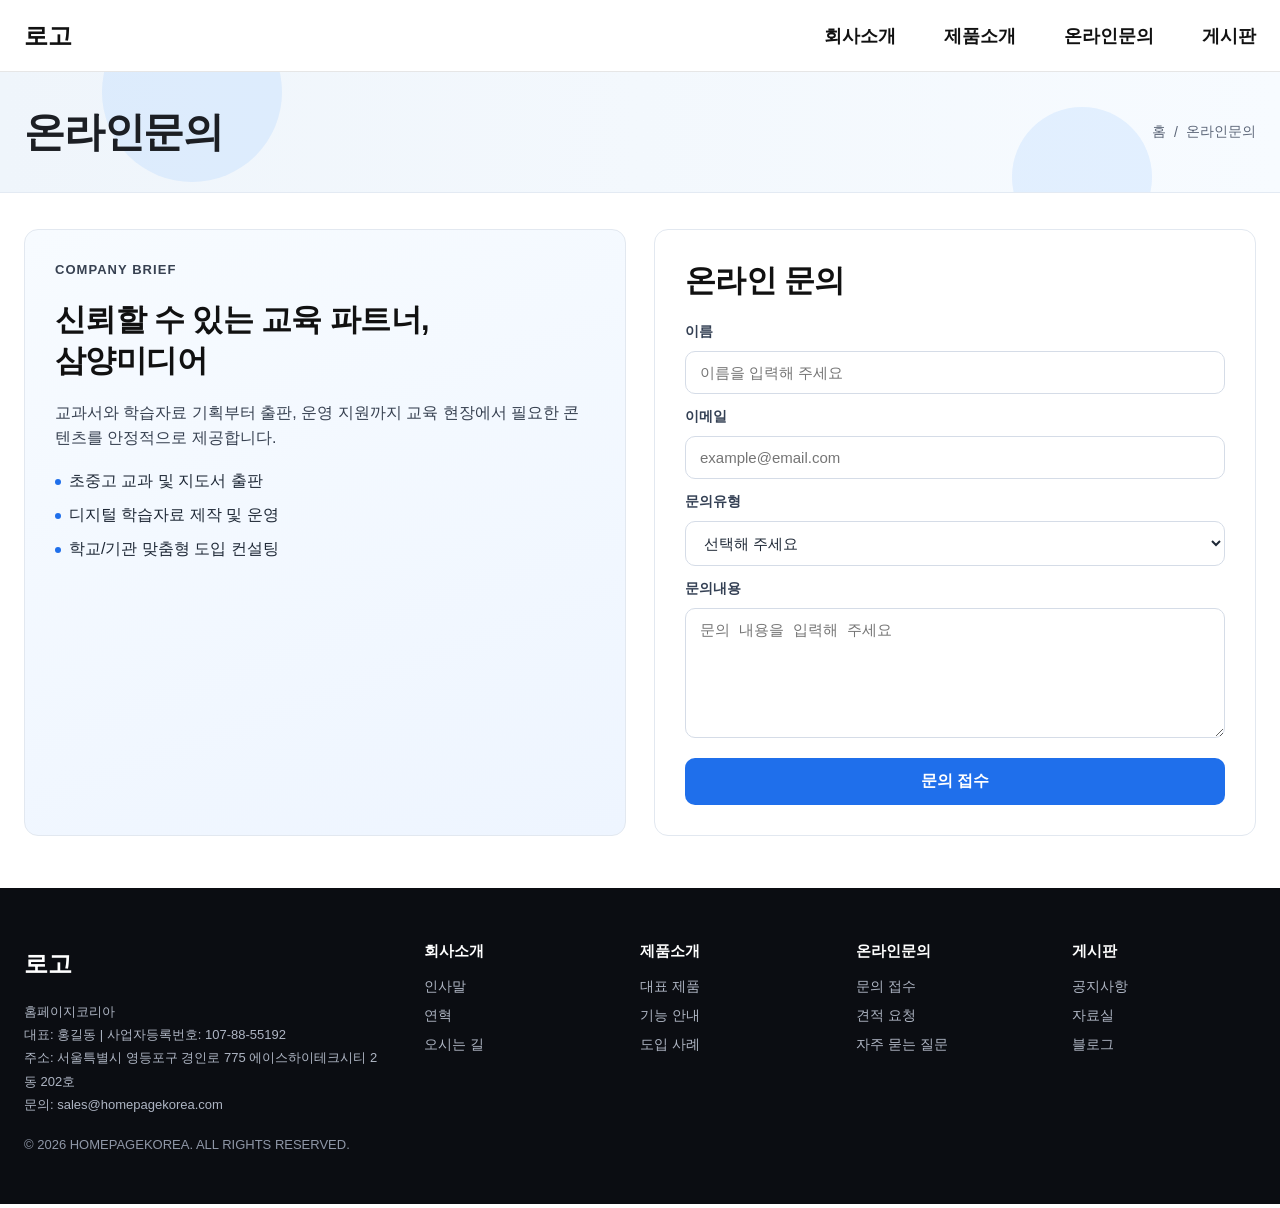
<file: sub03.html>
<!DOCTYPE html>
<html lang="ko">
<head>
    <meta charset="UTF-8">
    <meta name="viewport" content="width=device-width, initial-scale=1.0">
    <title>온라인문의</title>
    <link rel="stylesheet" href="https://cdn.jsdelivr.net/npm/swiper@10/swiper-bundle.min.css">
    <link rel="stylesheet" href="css/style.css">
</head>
<body>
    <header class="top-header">
        <div class="top-header__inner">
            <a class="logo" href="index.html">로고</a>
            <nav aria-label="메인 메뉴">
                <ul class="main-menu">
                    <li><a href="sub01.html">회사소개</a></li>
                    <li><a href="sub02.html">제품소개</a></li>
                    <li><a href="sub03.html">온라인문의</a></li>
                    <li><a href="sub04.html">게시판</a></li>
                </ul>
            </nav>
            <button class="hamburger-btn" id="hamburgerBtn" type="button" aria-label="모바일 메뉴 열기">
                <span></span>
                <span></span>
                <span></span>
            </button>
        </div>
    </header>

    <div class="drawer-overlay" id="drawerOverlay"></div>
    <aside class="mobile-drawer" id="mobileDrawer" aria-hidden="true">
        <div class="drawer-header">
            <button class="drawer-close-btn" id="drawerCloseBtn" type="button" aria-label="모바일 메뉴 닫기">&times;</button>
        </div>
        <nav aria-label="모바일 메뉴">
            <ul class="drawer-menu">
                <li><a href="sub01.html">회사소개</a></li>
                <li><a href="sub02.html">제품소개</a></li>
                <li><a href="sub03.html">온라인문의</a></li>
                <li><a href="sub04.html">게시판</a></li>
            </ul>
        </nav>
    </aside>

    <div class="subVisual" aria-label="서브 비주얼">
        <div class="subVisual__inner">
            <h1 class="subVisual__title">온라인문의</h1>
            <div class="subVisual__path" aria-label="현재 위치">
                <a href="index.html">홈</a>
                <span aria-hidden="true">/</span>
                <span>온라인문의</span>
            </div>
        </div>
    </div>

    <main class="main-content">
        <section class="content-section inquiry-layout">
            <article class="inquiry-company">
                <p class="inquiry-company__eyebrow">Company Brief</p>
                <h2>신뢰할 수 있는 교육 파트너,<br>삼양미디어</h2>
                <p>교과서와 학습자료 기획부터 출판, 운영 지원까지 교육 현장에서 필요한 콘텐츠를 안정적으로 제공합니다.</p>
                <ul class="inquiry-company__list">
                    <li>초중고 교과 및 지도서 출판</li>
                    <li>디지털 학습자료 제작 및 운영</li>
                    <li>학교/기관 맞춤형 도입 컨설팅</li>
                </ul>
            </article>

            <article class="inquiry-form-wrap">
                <h2>온라인 문의</h2>
                <form class="inquiry-form" action="#" method="post">
                    <label for="inquiryName">이름</label>
                    <input id="inquiryName" name="name" type="text" placeholder="이름을 입력해 주세요">

                    <label for="inquiryEmail">이메일</label>
                    <input id="inquiryEmail" name="email" type="email" placeholder="example@email.com">

                    <label for="inquiryType">문의유형</label>
                    <select id="inquiryType" name="type">
                        <option value="">선택해 주세요</option>
                        <option value="product">제품 문의</option>
                        <option value="estimate">견적 문의</option>
                        <option value="etc">기타 문의</option>
                    </select>

                    <label for="inquiryMessage">문의내용</label>
                    <textarea id="inquiryMessage" name="message" rows="6" placeholder="문의 내용을 입력해 주세요"></textarea>

                    <button type="submit">문의 접수</button>
                </form>
            </article>
        </section>
    </main>

    <footer class="site-footer">
        <div class="site-footer__inner">
            <section class="footer-company">
                <a class="footer-logo" href="#">로고</a>
                <p>홈페이지코리아</p>
                <p>대표: 홍길동 | 사업자등록번호: 107-88-55192</p>
                <p>주소: 서울특별시 영등포구 경인로 775 에이스하이테크시티 2동 202호</p>
                <p>문의: sales@homepagekorea.com</p>
                <p class="footer-copy">© 2026 HOMEPAGEKOREA. ALL RIGHTS RESERVED.</p>
            </section>

            <nav class="footer-nav" aria-label="푸터 메뉴">
                <div class="footer-column">
                    <h3>회사소개</h3>
                    <ul>
                        <li><a href="#">인사말</a></li>
                        <li><a href="#">연혁</a></li>
                        <li><a href="#">오시는 길</a></li>
                    </ul>
                </div>
                <div class="footer-column">
                    <h3>제품소개</h3>
                    <ul>
                        <li><a href="#">대표 제품</a></li>
                        <li><a href="#">기능 안내</a></li>
                        <li><a href="#">도입 사례</a></li>
                    </ul>
                </div>
                <div class="footer-column">
                    <h3>온라인문의</h3>
                    <ul>
                        <li><a href="#">문의 접수</a></li>
                        <li><a href="#">견적 요청</a></li>
                        <li><a href="#">자주 묻는 질문</a></li>
                    </ul>
                </div>
                <div class="footer-column">
                    <h3>게시판</h3>
                    <ul>
                        <li><a href="#">공지사항</a></li>
                        <li><a href="#">자료실</a></li>
                        <li><a href="#">블로그</a></li>
                    </ul>
                </div>
            </nav>
        </div>
    </footer>
    <script src="https://cdn.jsdelivr.net/npm/swiper@10/swiper-bundle.min.js"></script>
    <script src="js/script.js"></script>
</body>
</html>
</file>
<file: css/style.css>
* {
    margin: 0;
    padding: 0;
    box-sizing: border-box;
}

body {
    font-family: Arial, sans-serif;
    color: #111;
}

.visual .swiper {
    width: 100%;
    height: calc(100vh - 72px);
}

.swiper-slide {
    position: relative;
    display: flex;
    align-items: center;
    justify-content: center;
    background-position: center;
    background-size: cover;
    background-repeat: no-repeat;
}

.swiper-slide::before {
    content: "";
    position: absolute;
    inset: 0;
    background: rgba(0, 0, 0, 0.35);
}

.slide-caption {
    position: relative;
    text-align: center;
}

.slide-caption p {
    color: rgba(255, 255, 255, 0.86);
    font-size: clamp(12px, 1.2vw, 16px);
    font-weight: 600;
    letter-spacing: 0.2em;
    margin-bottom: 14px;
}

.slide-caption h2 {
    color: #fff;
    font-size: clamp(28px, 4vw, 52px);
    font-weight: 700;
    letter-spacing: -0.03em;
}

.slide-caption p,
.slide-caption h2 {
    opacity: 0;
    transform: translateY(28px);
    transition: opacity 0.65s ease, transform 0.65s ease;
}

.swiper-slide-active .slide-caption p {
    opacity: 1;
    transform: translateY(0);
    transition-delay: 0.15s;
}

.swiper-slide-active .slide-caption h2 {
    opacity: 1;
    transform: translateY(0);
    transition-delay: 0.28s;
}

.slide-bg-01 {
    background-image: url("../img/bg01_01.png");
}

.slide-bg-02 {
    background-image: url("../img/bg01_02.png");
}

.slide-bg-03 {
    background-image: url("../img/bg01_03.png");
}

.swiper-button-prev,
.swiper-button-next,
.swiper-pagination-bullet {
    color: #fff;
}

.top-header {
    height: 72px;
    border-bottom: 1px solid #e6e6e6;
    background: #fff;
    position: sticky;
    top: 0;
    z-index: 100;
}

.top-header__inner {
    max-width: 1280px;
    height: 100%;
    margin: 0 auto;
    padding: 0 24px;
    display: flex;
    align-items: center;
    justify-content: space-between;
}

.logo {
    font-size: 24px;
    font-weight: 800;
    text-decoration: none;
    color: #111;
}

.main-menu {
    list-style: none;
    display: flex;
    align-items: center;
    gap: 48px;
}

.main-menu a {
    text-decoration: none;
    color: #111;
    font-size: 18px;
    font-weight: 600;
}

.main-menu a:hover {
    opacity: 0.7;
}

.hamburger-btn {
    display: none;
    width: 32px;
    height: 24px;
    border: 0;
    background: transparent;
    cursor: pointer;
    position: relative;
}

.hamburger-btn span {
    position: absolute;
    left: 0;
    width: 100%;
    height: 3px;
    border-radius: 2px;
    background: #111;
}

.hamburger-btn span:nth-child(1) {
    top: 0;
}

.hamburger-btn span:nth-child(2) {
    top: 10px;
}

.hamburger-btn span:nth-child(3) {
    top: 20px;
}

.drawer-overlay {
    position: fixed;
    inset: 0;
    background: rgba(0, 0, 0, 0.45);
    opacity: 0;
    visibility: hidden;
    transition: opacity 0.2s ease;
    z-index: 1000;
}

.drawer-overlay.is-open {
    opacity: 1;
    visibility: visible;
}

.mobile-drawer {
    position: fixed;
    top: 0;
    right: 0;
    width: min(82%, 320px);
    height: 100vh;
    background: #fff;
    box-shadow: -4px 0 16px rgba(0, 0, 0, 0.15);
    transform: translateX(100%);
    transition: transform 0.25s ease;
    z-index: 1100;
    padding: 18px 20px 28px;
}

.mobile-drawer.is-open {
    transform: translateX(0);
}

.drawer-header {
    display: flex;
    justify-content: flex-end;
    margin-bottom: 14px;
}

.drawer-close-btn {
    border: 0;
    background: transparent;
    font-size: 30px;
    line-height: 1;
    cursor: pointer;
    color: #111;
}

.drawer-menu {
    list-style: none;
}

.drawer-menu li + li {
    border-top: 1px solid #ededed;
}

.drawer-menu a {
    display: block;
    padding: 16px 0;
    text-decoration: none;
    color: #111;
    font-size: 19px;
    font-weight: 700;
}

body.drawer-open {
    overflow: hidden;
}

.main-content,
.mian-content {
    background: #fff;
}

.subVisual {
    position: relative;
    background: linear-gradient(90deg, #eff5fb 0%, #f7fbff 100%);
    border-bottom: 1px solid #e3eaf3;
    overflow: hidden;
}

.subVisual::before,
.subVisual::after {
    content: "";
    position: absolute;
    border-radius: 999px;
    background: rgba(120, 179, 255, 0.16);
    pointer-events: none;
}

.subVisual::before {
    width: 180px;
    height: 180px;
    top: -70px;
    left: 8%;
}

.subVisual::after {
    width: 140px;
    height: 140px;
    right: 10%;
    bottom: -55px;
}

.subVisual__inner {
    max-width: 1280px;
    min-height: 120px;
    margin: 0 auto;
    padding: 24px;
    display: flex;
    align-items: center;
    justify-content: space-between;
    gap: 16px;
    position: relative;
    z-index: 1;
}

.subVisual__title {
    font-size: clamp(28px, 3.2vw, 42px);
    font-weight: 800;
    letter-spacing: -0.03em;
    color: #1c1f24;
}

.subVisual__path {
    display: flex;
    align-items: center;
    gap: 8px;
    font-size: 14px;
    color: #5c6678;
}

.subVisual__path a {
    text-decoration: none;
    color: inherit;
}

.subVisual__path a:hover {
    color: #1f6feb;
}

.content-section {
    max-width: 1280px;
    margin: 0 auto;
    padding: 36px 24px 52px;
}

.about-intro {
    display: grid;
    grid-template-columns: 1fr 1fr;
    gap: 44px;
    align-items: stretch;
}

.about-intro__media img {
    width: 100%;
    height: 100%;
    min-height: 440px;
    object-fit: cover;
    border-radius: 10px;
    display: block;
}

.about-intro__text {
    display: flex;
    flex-direction: column;
    justify-content: center;
}

.about-intro__text h2 {
    font-size: clamp(30px, 3vw, 50px);
    line-height: 1.3;
    letter-spacing: -0.03em;
    margin-bottom: 28px;
}

.about-intro__text h2 span {
    color: #0f6dcc;
}

.about-intro__lead {
    font-size: clamp(22px, 2vw, 38px);
    font-weight: 700;
    line-height: 1.45;
    color: #222;
    margin-bottom: 24px;
}

.about-intro__text p {
    font-size: clamp(17px, 1.25vw, 24px);
    line-height: 1.65;
    color: #4a4a4a;
}

.about-intro__text p + p {
    margin-top: 8px;
}

.inquiry-layout {
    display: grid;
    grid-template-columns: 1fr 1fr;
    gap: 28px;
}

.inquiry-company,
.inquiry-form-wrap {
    border: 1px solid #e2e8f0;
    border-radius: 14px;
    background: #fff;
    padding: 30px;
}

.inquiry-company {
    background: linear-gradient(160deg, #f7fbff 0%, #eef5ff 100%);
}

.inquiry-company__eyebrow {
    font-size: 13px;
    font-weight: 700;
    letter-spacing: 0.08em;
    text-transform: uppercase;
    color: #1f6feb;
    margin-bottom: 10px;
}

.inquiry-company h2,
.inquiry-form-wrap h2 {
    font-size: clamp(28px, 2.4vw, 38px);
    line-height: 1.35;
    letter-spacing: -0.02em;
    margin-bottom: 18px;
}

.inquiry-company > p {
    color: #374151;
    line-height: 1.6;
    margin-bottom: 18px;
}

.inquiry-company__list {
    list-style: none;
    display: grid;
    gap: 10px;
}

.inquiry-company__list li {
    position: relative;
    padding-left: 14px;
    color: #1f2937;
    line-height: 1.5;
}

.inquiry-company__list li::before {
    content: "";
    position: absolute;
    left: 0;
    top: 10px;
    width: 6px;
    height: 6px;
    border-radius: 50%;
    background: #1f6feb;
}

.inquiry-form {
    display: grid;
    gap: 10px;
}

.inquiry-form label {
    font-size: 14px;
    font-weight: 700;
    color: #344054;
    margin-top: 4px;
}

.inquiry-form input,
.inquiry-form select,
.inquiry-form textarea {
    width: 100%;
    border: 1px solid #d5dce7;
    border-radius: 10px;
    padding: 12px 14px;
    font-size: 15px;
    color: #1f2937;
    background: #fff;
}

.inquiry-form textarea {
    resize: vertical;
    min-height: 130px;
}

.inquiry-form button {
    margin-top: 10px;
    border: 0;
    border-radius: 10px;
    background: #1f6feb;
    color: #fff;
    font-size: 16px;
    font-weight: 700;
    padding: 13px 16px;
    cursor: pointer;
}

.inquiry-form button:hover {
    background: #1259b8;
}

.content-grid {
    display: grid;
    grid-template-columns: 1fr 1fr;
    gap: 28px;
}

.four-columns {
    grid-template-columns: repeat(4, 1fr);
    gap: 32px;
    margin-top: 40px;
}

.content-card {
    background: #fff;
}

.content-head {
    margin-bottom: 14px;
}

.content-head h2 {
    font-size: 34px;
    font-weight: 700;
    letter-spacing: -0.03em;
    color: #1c1f24;
}

.pointmall-body {
    border: 1px solid #e8ebf2;
    border-radius: 18px;
    background: #f8fafc;
    padding: 26px;
    display: flex;
    align-items: center;
    justify-content: space-between;
    gap: 24px;
    min-height: 320px;
}

.pointmall-text h3 {
    font-size: 34px;
    margin-bottom: 14px;
    color: #1c1f24;
}

.pointmall-text p {
    font-size: 19px;
    line-height: 1.5;
    color: #3c4453;
}

.content-btn {
    display: inline-block;
    margin-top: 28px;
    padding: 14px 22px;
    border: 1px solid #d2d8e3;
    border-radius: 10px;
    background: #fff;
    color: #2d3442;
    text-decoration: none;
    font-size: 15px;
    font-weight: 600;
}

.pointmall-body img {
    width: 46%;
    max-width: 320px;
    border-radius: 14px;
    object-fit: cover;
}

.content-head--between {
    display: flex;
    align-items: center;
    justify-content: space-between;
    gap: 16px;
}

.content-head--between a {
    color: #6b7280;
    text-decoration: none;
    font-size: 16px;
    font-weight: 600;
}

.video-wrap {
    border-radius: 8px;
    overflow: hidden;
    background: #000;
    aspect-ratio: 16 / 9;
}

.video-wrap iframe {
    width: 100%;
    height: 100%;
    border: 0;
}

.site-footer {
    background: #0b0d12;
    color: #d7dbe3;
    padding: 54px 0 48px;
}

.site-footer__inner {
    max-width: 1280px;
    margin: 0 auto;
    padding: 0 24px;
    display: flex;
    justify-content: space-between;
    gap: 40px;
}

.footer-company {
    flex: 0 0 360px;
    font-size: 13px;
    line-height: 1.8;
    color: #aeb5c3;
}

.footer-logo {
    display: inline-block;
    margin-bottom: 14px;
    font-size: 24px;
    font-weight: 800;
    color: #fff;
    text-decoration: none;
}

.footer-copy {
    margin-top: 16px;
    color: #8f97a7;
}

.footer-nav {
    flex: 1;
    display: grid;
    grid-template-columns: repeat(4, minmax(120px, 1fr));
    gap: 32px;
}

.footer-column h3 {
    margin-bottom: 16px;
    color: #fff;
    font-size: 15px;
    font-weight: 700;
}

.footer-column ul {
    list-style: none;
}

.footer-column li + li {
    margin-top: 10px;
}

.footer-column a {
    color: #aeb5c3;
    text-decoration: none;
    font-size: 14px;
}

.footer-column a:hover {
    color: #ffffff;
}

@media (max-width: 1200px) {
    .four-columns {
        grid-template-columns: repeat(2, 1fr);
    }
}

@media (max-width: 768px) {
    .top-header {
        height: 64px;
    }

    .visual .swiper {
        height: calc(100vh - 64px);
    }

    .top-header__inner {
        padding: 0 16px;
    }

    .logo {
        font-size: 22px;
    }

    .top-header nav {
        display: none;
    }

    .hamburger-btn {
        display: block;
    }

    .site-footer {
        padding: 40px 0 36px;
    }

    .content-section {
        padding: 26px 16px 38px;
    }

    .subVisual__inner {
        min-height: 92px;
        padding: 18px 16px;
        align-items: flex-start;
        flex-direction: column;
        justify-content: center;
        gap: 6px;
    }

    .subVisual__title {
        font-size: 28px;
    }

    .content-grid {
        grid-template-columns: 1fr;
        gap: 22px;
    }

    .about-intro {
        grid-template-columns: 1fr;
        gap: 20px;
    }

    .inquiry-layout {
        grid-template-columns: 1fr;
        gap: 16px;
    }

    .inquiry-company,
    .inquiry-form-wrap {
        padding: 20px;
    }

    .about-intro__media img {
        min-height: 260px;
    }

    .about-intro__text h2 {
        margin-bottom: 14px;
    }

    .about-intro__lead {
        margin-bottom: 12px;
    }

    .four-columns {
        grid-template-columns: 1fr;
    }

    .content-head h2 {
        font-size: 26px;
    }

    .pointmall-body {
        flex-direction: column;
        min-height: auto;
        align-items: flex-start;
        padding: 20px;
    }

    .pointmall-text h3 {
        font-size: 28px;
    }

    .pointmall-text p {
        font-size: 17px;
    }

    .pointmall-body img {
        width: 100%;
        max-width: none;
    }

    .site-footer__inner {
        flex-direction: column;
        gap: 28px;
        padding: 0 16px;
    }

    .footer-company {
        flex: none;
        font-size: 12px;
    }

    .footer-logo {
        font-size: 20px;
    }

    .footer-nav {
        grid-template-columns: repeat(2, minmax(130px, 1fr));
        gap: 24px 18px;
    }
}

@media (min-width: 769px) {
    .mobile-drawer,
    .drawer-overlay {
        display: none;
    }
}
</file>
